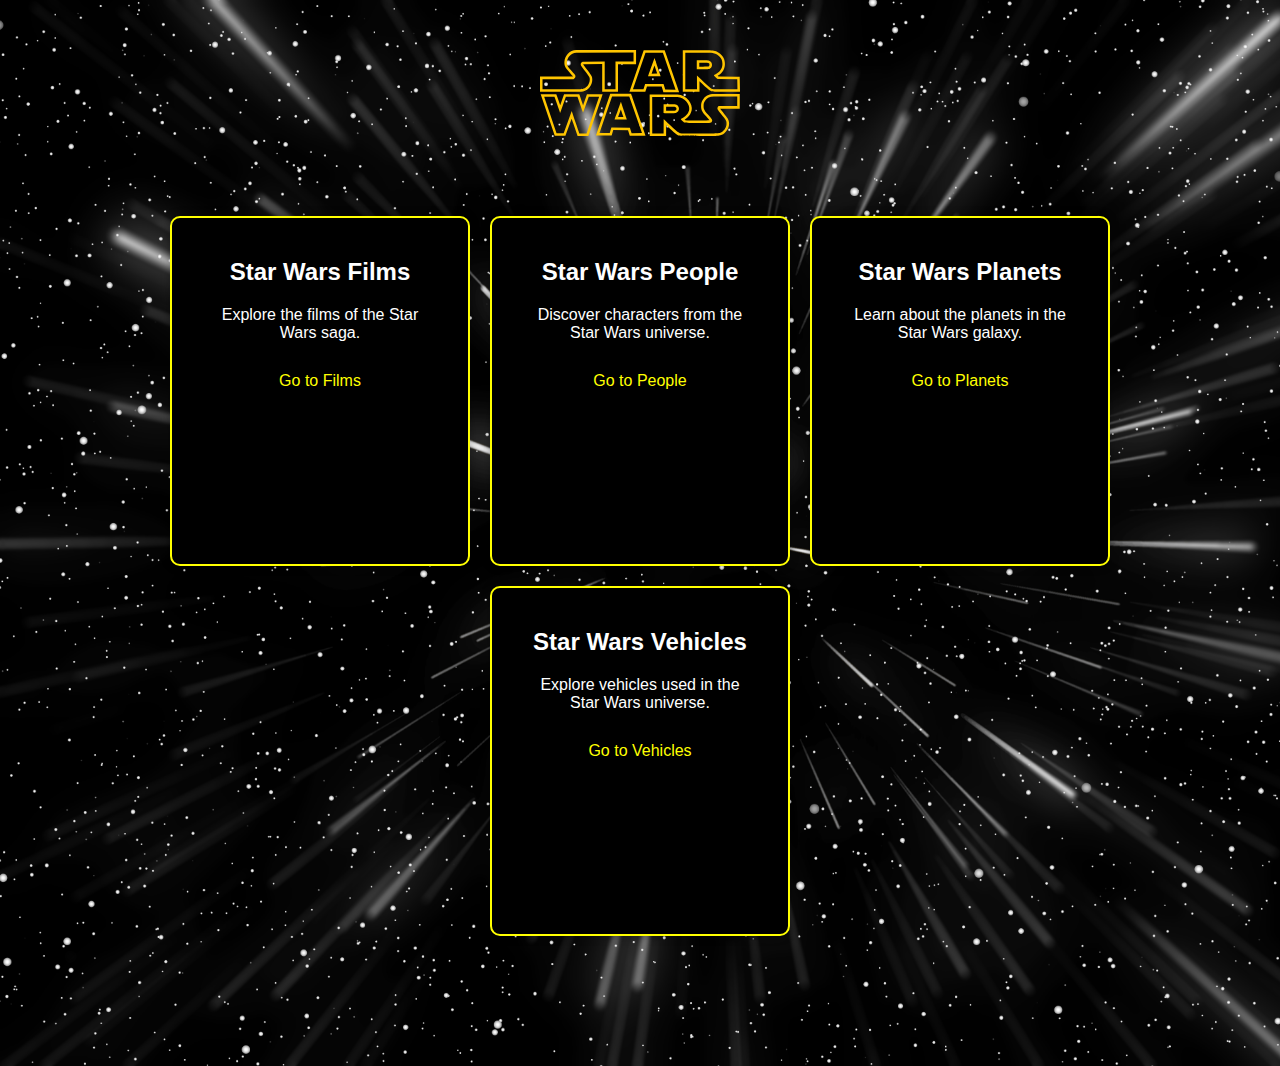
<file: html/index.html>
<!DOCTYPE html>
<html lang="en">
<head>
	<meta charset="UTF-8">
	<meta name="viewport" content="width=device-width, initial-scale=1.0">
	<link rel="stylesheet" href="../css/universal.css">
	<link rel="stylesheet" href="../css/style.css">
    <link rel="stylesheet" href="../css/fonts.css">
	<title>Star Wars API</title>
</head>
<body>
	<div class="header">
        <img src="../assets/logo.svg" alt="Star Wars Logo" class="logo"> 
    </div>
    <div class="container">
        <div class="category">
            <h2>Star Wars Films</h2>
            <p>Explore the films of the Star Wars saga.</p>
            <a href="../html/films.html">Go to Films</a>
        </div>
        <div class="category">
            <h2>Star Wars People</h2>
            <p>Discover characters from the Star Wars universe.</p>
            <a href="../html/people.html">Go to People</a>
        </div>
        <div class="category">
            <h2>Star Wars Planets</h2>
            <p>Learn about the planets in the Star Wars galaxy.</p>
            <a href="../html/planets.html">Go to Planets</a>
        </div>
        <div class="category">
            <h2>Star Wars Vehicles</h2>
            <p>Explore vehicles used in the Star Wars universe.</p>
            <a href="../html/vehicles.html">Go to Vehicles</a>
        </div>
    </div>

	
</body>
</html>
</file>
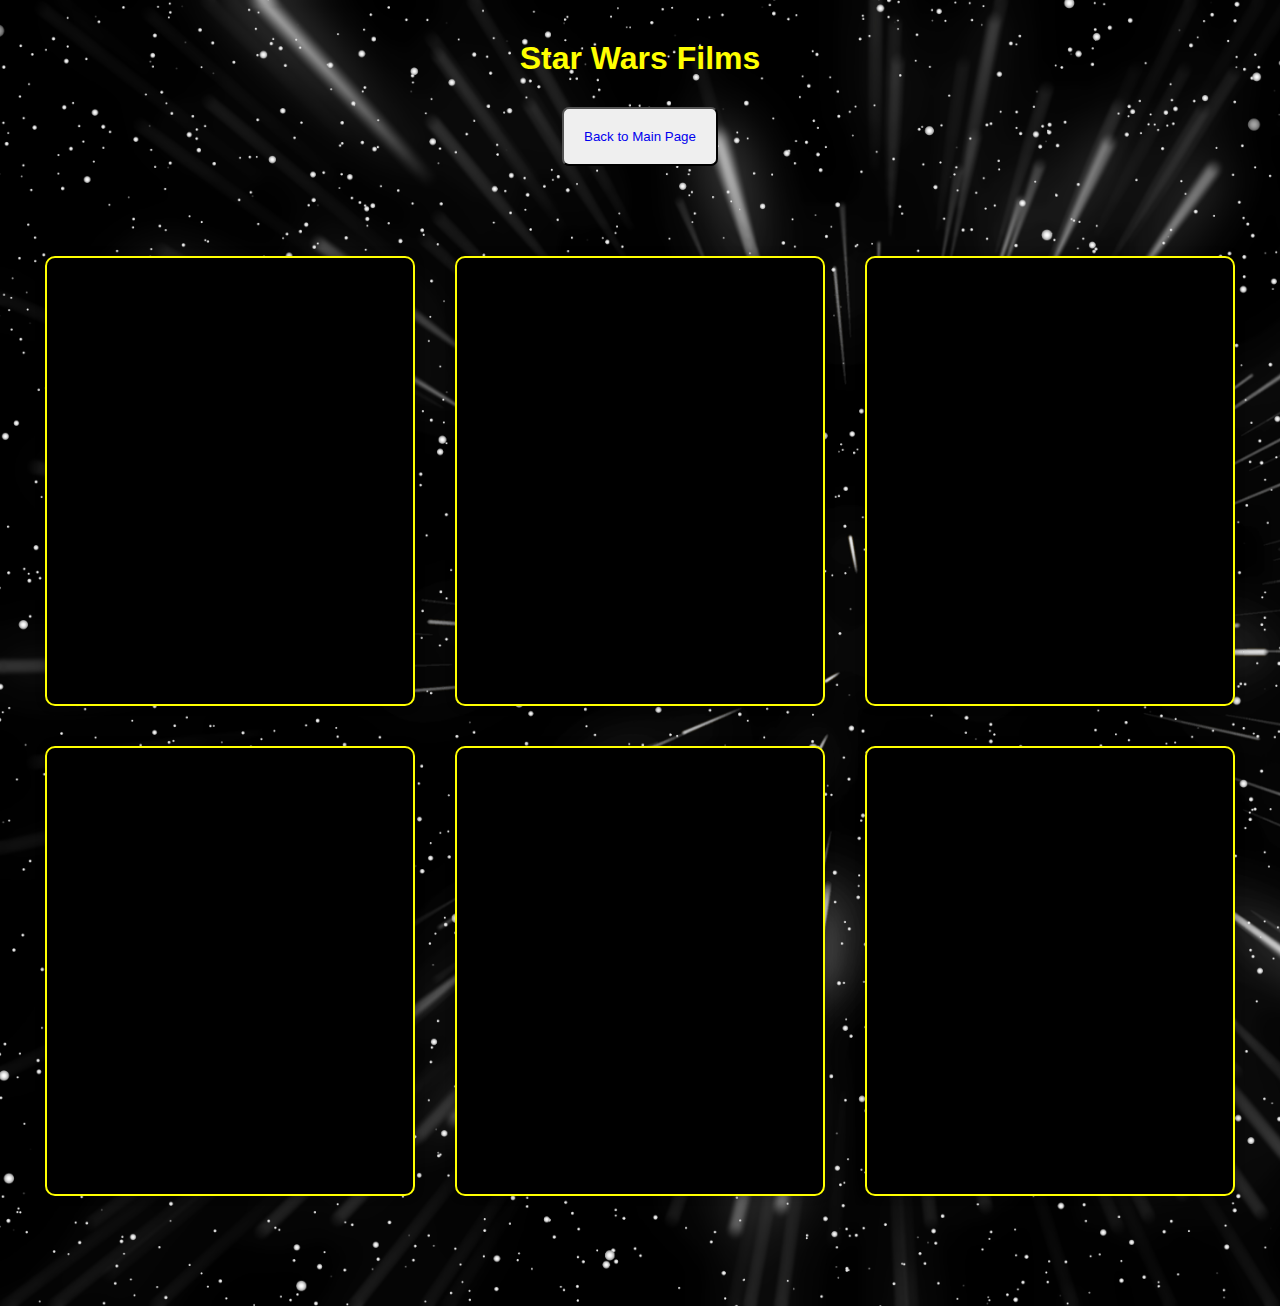
<file: html/films.html>
<!DOCTYPE html>
<html lang="en">
<head>
    <meta charset="UTF-8">
    <meta name="viewport" content="width=device-width, initial-scale=1.0">
	<link rel="stylesheet" href="../css/universal.css">
	<link rel="stylesheet" href="../css/films.css">
    <link rel="stylesheet" href="../css/fonts.css">
    <title>Star Wars Film Details</title>
</head>
<body>
	<div class="container">
        <div class="header">
            <h1>Star Wars Films</h1>
           <button>
            <a href="index.html">Back to Main Page</a>
           </button>
        </div>
        <div class="films-container">
            <div class="film-box"></div>
            <div class="film-box"></div>
            <div class="film-box"></div>
            <div class="film-box"></div>
            <div class="film-box"></div>
            <div class="film-box"></div> 
        </div>
    </div>
    <script src="../js/films.js"></script>
</body>
</html>
</file>
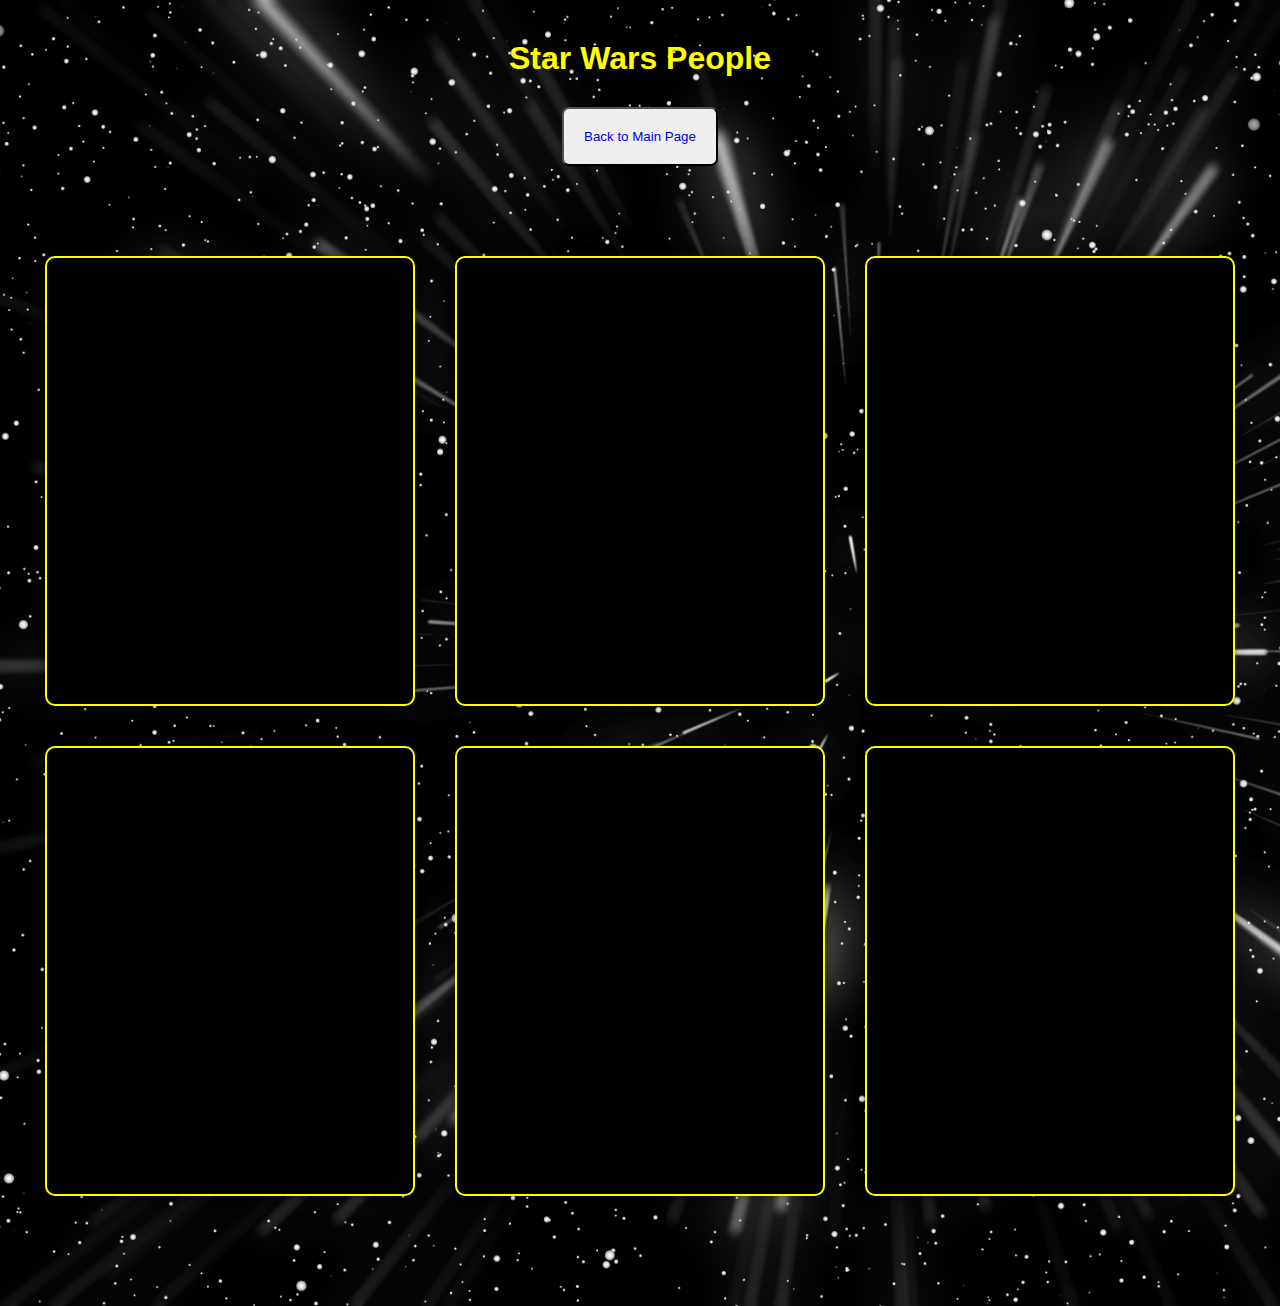
<file: html/people.html>
<!DOCTYPE html>
<html lang="en">
<head>
    <meta charset="UTF-8">
    <meta name="viewport" content="width=device-width, initial-scale=1.0">
	<link rel="stylesheet" href="../css/universal.css">
	<link rel="stylesheet" href="../css/people.css">
    <link rel="stylesheet" href="../css/fonts.css">
    <link rel="stylesheet" href="../css/fonts.css">
    <title>Star Wars Film Details</title>
</head>
<body>
	<div class="container">
        <div class="header">
            <h1>Star Wars People</h1>
           <button>
            <a href="index.html">Back to Main Page</a>
           </button>
        </div>
        <div class="people-container">
            <div class="people-box"></div>
            <div class="people-box"></div>
            <div class="people-box"></div>
            <div class="people-box"></div>
            <div class="people-box"></div>
            <div class="people-box"></div> 
        </div>
    </div>
    <script src="../js/people.js"></script>
</body>
</html>
</file>
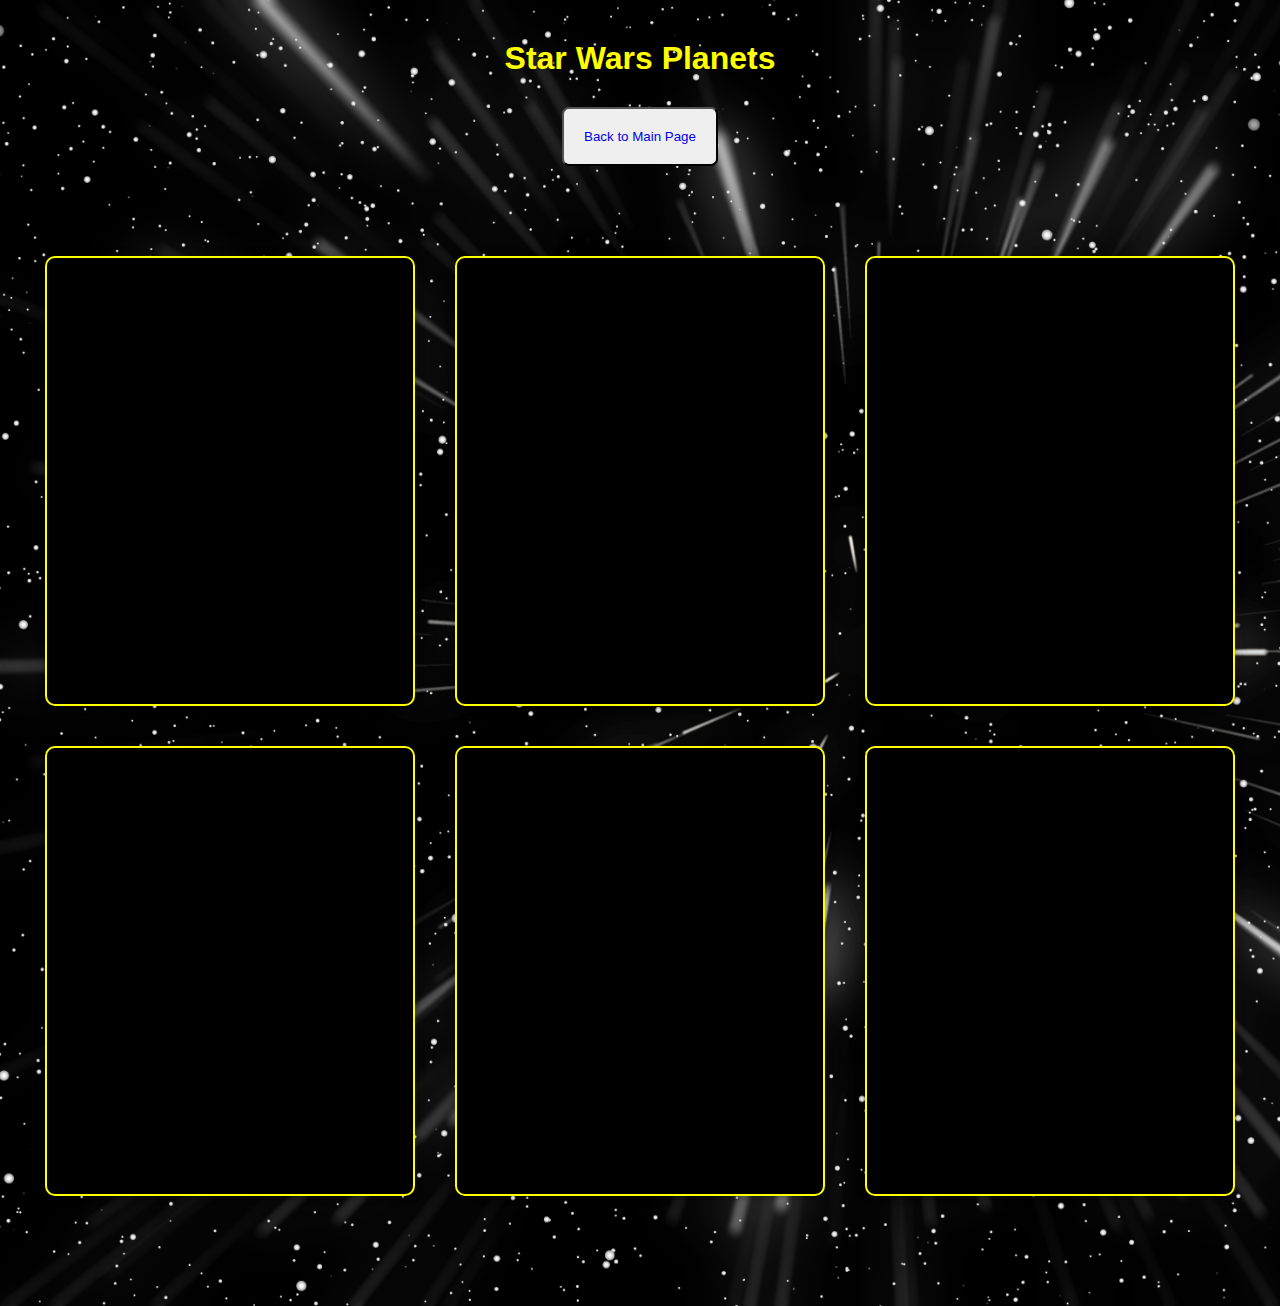
<file: html/planets.html>
<!DOCTYPE html>
<html lang="en">
<head>
    <meta charset="UTF-8">
    <meta name="viewport" content="width=device-width, initial-scale=1.0">
	<link rel="stylesheet" href="../css/universal.css">
	<link rel="stylesheet" href="../css/planets.css">
    <link rel="stylesheet" href="../css/fonts.css">
    <title>Star Wars Film Details</title>
</head>
<body>
	<div class="container">
        <div class="header">
            <h1>Star Wars Planets</h1>
           <button>
            <a href="index.html">Back to Main Page</a>
           </button>
        </div>
        <div class="planets-container">
            <div class="planets-box"></div>
            <div class="planets-box"></div>
            <div class="planets-box"></div>
            <div class="planets-box"></div>
            <div class="planets-box"></div>
            <div class="planets-box"></div> 
        </div>
    </div>
    <script src="../js/planets.js"></script>
</body>
</html>
</file>
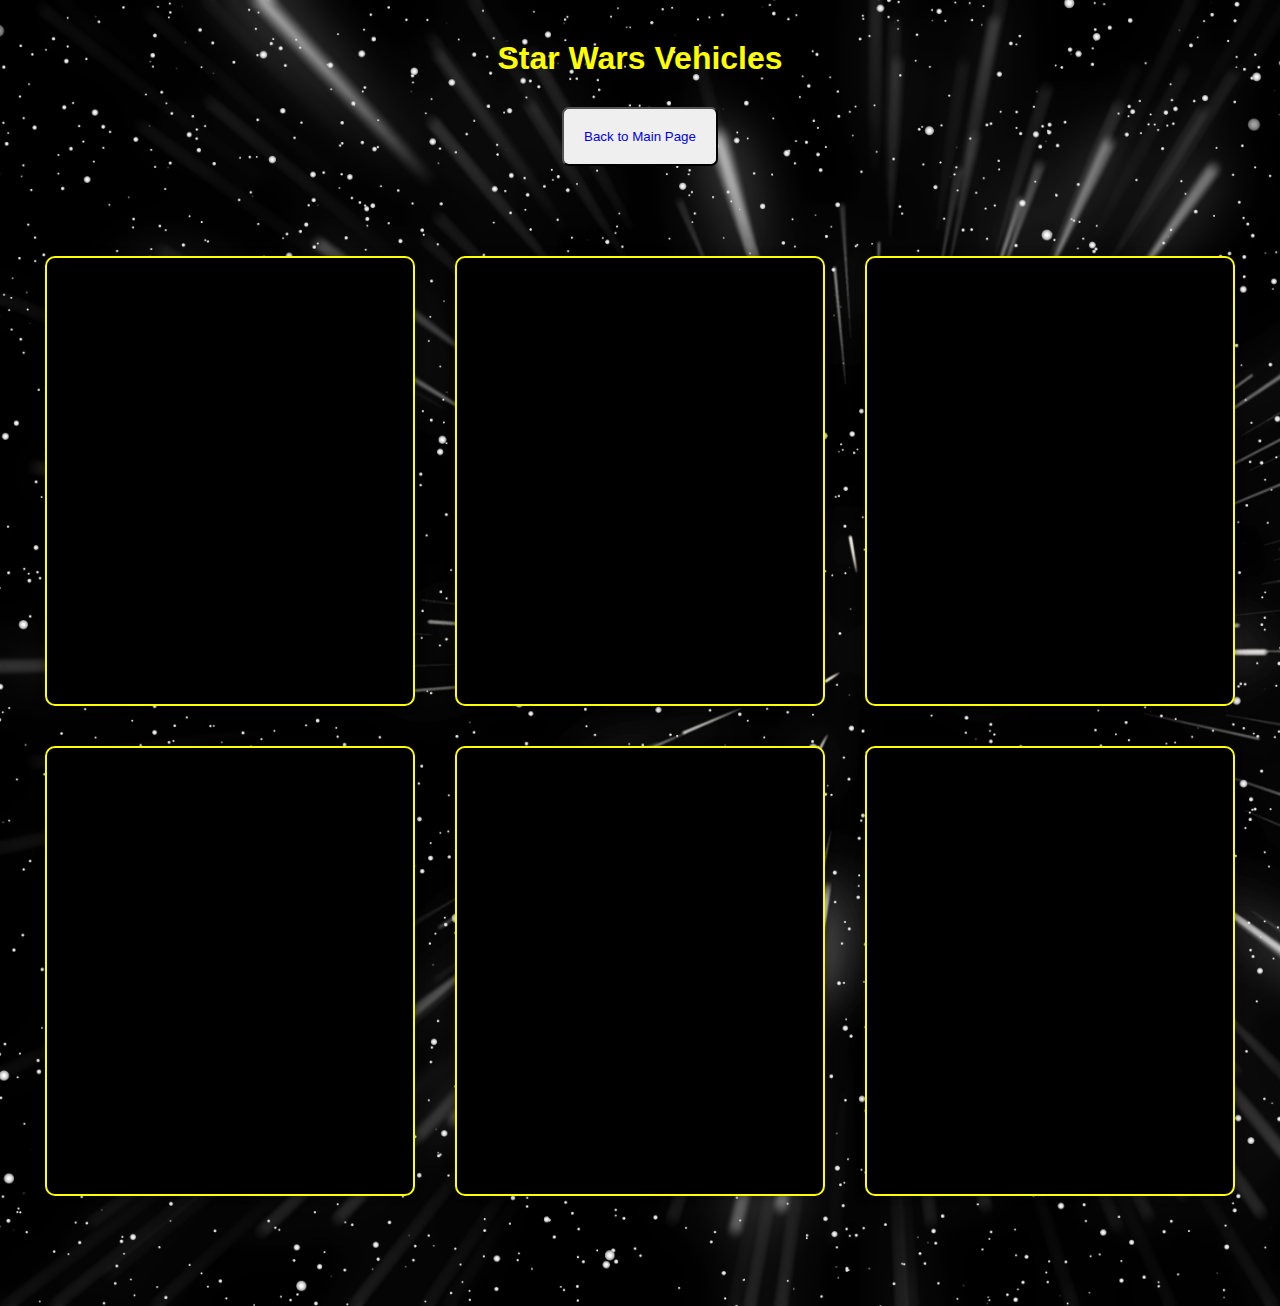
<file: html/vehicles.html>
<!DOCTYPE html>
<html lang="en">
<head>
    <meta charset="UTF-8">
    <meta name="viewport" content="width=device-width, initial-scale=1.0">
	<link rel="stylesheet" href="../css/universal.css">
	<link rel="stylesheet" href="../css/vehicles.css">
    <link rel="stylesheet" href="../css/fonts.css">
    <title>Star Wars Film Details</title>
</head>
<body>
	<div class="container">
        <div class="header">
            <h1>Star Wars Vehicles</h1>
           <button>
            <a href="index.html">Back to Main Page</a>
           </button>
        </div>
        <div class="vehicles-container">
            <div class="vehicles-box"></div>
            <div class="vehicles-box"></div>
            <div class="vehicles-box"></div>
            <div class="vehicles-box"></div>
            <div class="vehicles-box"></div>
            <div class="vehicles-box"></div> 
        </div>
    </div>
    <script src="../js/vehicles.js"></script>
</body>
</html>
</file>
<file: css/universal.css>
*{
	margin: 0;
	padding: 0;
	box-sizing: border-box;
	font-family: Verdana, Geneva, Tahoma, sans-serif;
}

body {
	margin: 0;
	padding: 0;
	background-image: url('../assets/starwars-bg.jpg');
	background-size: cover;
	background-repeat: no-repeat;
}

.container{
	padding-bottom: 100px;
}

button{
    padding: 20px;
	margin: 20px;
	color: black;
	border-radius: 7px;
}

button:hover{
	background-color: #e2e2e2;
	cursor: pointer;
}
</file>
<file: css/style.css>
.header {
	text-align: center;
	padding: 50px;
}
.logo {
	width: 200px;
	height: auto;
	display: block; 
    margin: 0 auto; 
}

.container {
	display: flex;
    flex-direction: row; 
    flex-wrap: wrap;
    justify-content: center; 
    align-items: center; 
    margin: 20px;
}
.category {
	border: 2px solid yellow;
    border-radius: 10px;
    padding: 20px;
    text-align: center;
    background-color: black;
    color: white;
    transition: background-color 0.3s ease;
    margin: 10px;
    width: 300px;
	height: 350px;
    max-width: 100%;
    box-shadow: 0 0 10px rgba(0, 0, 0, 0.3);
	
}

.category:hover {
	background-color: #333;
}

.category h2 {
	margin-top: 20px;
}

.category p {
	margin-bottom: 10px;
	padding: 20px;
}

.category a {
	color: yellow;
	text-decoration: none;
}

.category a:hover {
	text-decoration: underline;
}

.films-list {
	margin-top: 20px;
}
.film {
	background-color: #fff;
	border-radius: 8px;
	padding: 20px;
	margin-bottom: 20px;
	box-shadow: 0 2px 4px rgba(0, 0, 0, 0.1);
}
.film h2 {
	font-size: 24px;
	margin-bottom: 10px;
}
.film p {
	margin-bottom: 5px;
}
hr {
	border: none;
	border-top: 1px solid #ddd;
	margin: 20px 0;
}
</file>
<file: css/fonts.css>
@import url('https://fonts.googleapis.com/css2?family=Inter:wght@200;300;400;500;600;700;800;900&display=swap');
</file>
<file: css/films.css>
.header {
    display: flex;
    justify-content: center;
    align-items: center;
    flex-direction: column;
    margin-bottom: 20px;
	padding: 40px;
}

.header h1,
.header a {
    margin-bottom: 10px;
    text-decoration: none;
}

.container {
    display: flex;
    flex-direction: column;
    align-items: center;
}
h1 {
    text-align: center;
    color: yellow;
}

.films-container {
	display: grid; 
    grid-template-columns: repeat(3, 1fr); 
    gap: 20px; 
    justify-content: center; 
    align-items: center; 
}

.film-box {
	border: 2px solid yellow;
    border-radius: 10px;
    padding: 20px;
    text-align: center;
    background-color: black;
    color: white;
    transition: background-color 0.3s ease;
    margin: 10px;
    width: 370px;
	height: 450px;
    max-width: 100%;
    box-shadow: 0 0 10px rgba(0, 0, 0, 0.3);
}

.film-box:hover {
	background-color: #333;
}


.film-box h2 {
    font-size: 20px;
    font-weight: bold;
    margin-bottom: 30px;
}

.film-box p {
    font-size: 16px;
    padding: 20px;
}

.film-cover {
    max-width: 50%;
    height: auto; 
    padding-bottom: 15px;
}
</file>
<file: css/people.css>
.header {
    display: flex;
    justify-content: center;
    align-items: center;
    flex-direction: column;
    margin-bottom: 20px;
	padding: 40px;
}

.header h1,
.header a {
    margin-bottom: 10px;
    text-decoration: none;
}

.container {
    display: flex;
    flex-direction: column;
    align-items: center;
}
h1 {
    text-align: center;
    color: yellow;
}

.people-container {
	display: grid; 
    grid-template-columns: repeat(3, 1fr); 
    gap: 20px; 
    justify-content: center; 
    align-items: center; 
}

.people-box {
	border: 2px solid yellow;
    border-radius: 10px;
    padding: 20px;
    text-align: center;
    background-color: black;
    color: white;
    transition: background-color 0.3s ease;
    margin: 10px;
    width: 370px;
	height: 450px;
    max-width: 100%;
    box-shadow: 0 0 10px rgba(0, 0, 0, 0.3);
}

.people-box:hover {
	background-color: #333;
}


.people-box h2 {
    font-size: 20px;
    font-weight: bold;
    margin-bottom: 30px;
}

.people-box p {
    font-size: 16px;
    padding: 5px;
}

.people-img {
    max-width: 70%;
    height: auto; 
	padding-bottom: 15px;
}
</file>
<file: css/planets.css>
.header {
    display: flex;
    justify-content: center;
    align-items: center;
    flex-direction: column;
    margin-bottom: 20px;
	padding: 40px;
}

.header h1,
.header a {
    margin-bottom: 10px;
    text-decoration: none;
}

.container {
    display: flex;
    flex-direction: column;
    align-items: center;
}
h1 {
    text-align: center;
    color: yellow;
}

.planets-container {
	display: grid; 
    grid-template-columns: repeat(3, 1fr); 
    gap: 20px; 
    justify-content: center; 
    align-items: center; 
}

.planets-box {
	border: 2px solid yellow;
    border-radius: 10px;
    padding: 20px;
    text-align: center;
    background-color: black;
    color: white;
    transition: background-color 0.3s ease;
    margin: 10px;
    width: 370px;
	height: 450px;
    max-width: 100%;
    box-shadow: 0 0 10px rgba(0, 0, 0, 0.3);
}

.planets-box:hover {
	background-color: #333;
}


.planets-box h2 {
    font-size: 20px;
    font-weight: bold;
    margin-bottom: 30px;
}

.planets-box p {
    font-size: 16px;
    padding: 5px;
}

.planets-img {
    max-width: 60%;
    height: auto; 
	padding-bottom: 15px;
}
</file>
<file: css/vehicles.css>
.header {
    display: flex;
    justify-content: center;
    align-items: center;
    flex-direction: column;
    margin-bottom: 20px;
	padding: 40px;
}

.header h1,
.header a {
    margin-bottom: 10px;
    text-decoration: none;
}

.container {
    display: flex;
    flex-direction: column;
    align-items: center;
}
h1 {
    text-align: center;
    color: yellow;
}

.vehicles-container {
	display: grid; 
    grid-template-columns: repeat(3, 1fr); 
    gap: 20px; 
    justify-content: center; 
    align-items: center; 
}

.vehicles-box {
	border: 2px solid yellow;
    border-radius: 10px;
    padding: 20px;
    text-align: center;
    background-color: black;
    color: white;
    transition: background-color 0.3s ease;
    margin: 10px;
    width: 370px;
	height: 450px;
    max-width: 100%;
    box-shadow: 0 0 10px rgba(0, 0, 0, 0.3);
}

.vehicles-box:hover {
	background-color: #333;
}


.vehicles-box h2 {
    font-size: 20px;
    font-weight: bold;
    margin-bottom: 30px;
}

.vehicles-box p {
    font-size: 16px;
    padding: 5px;
}

.vehicles-img {
    max-width: 60%;
    height: auto; 
	padding-bottom: 15px;
}
</file>
